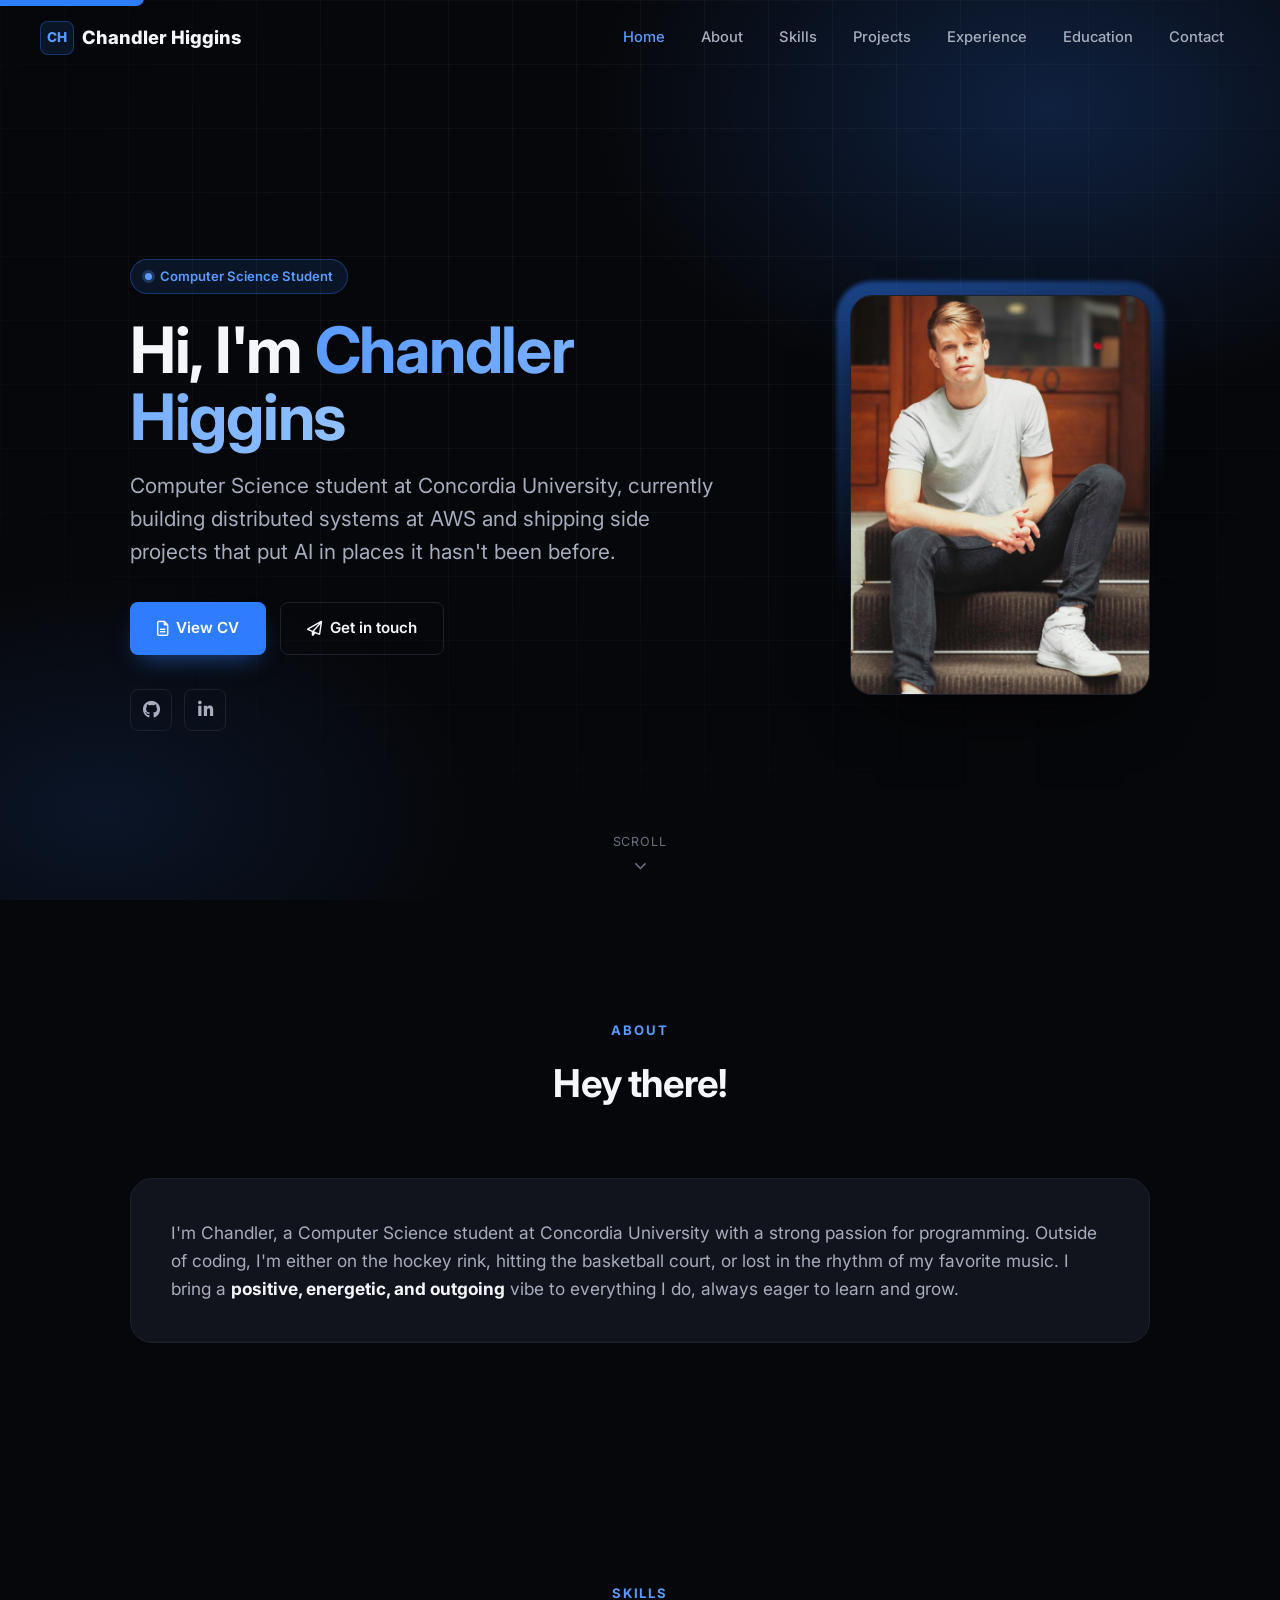
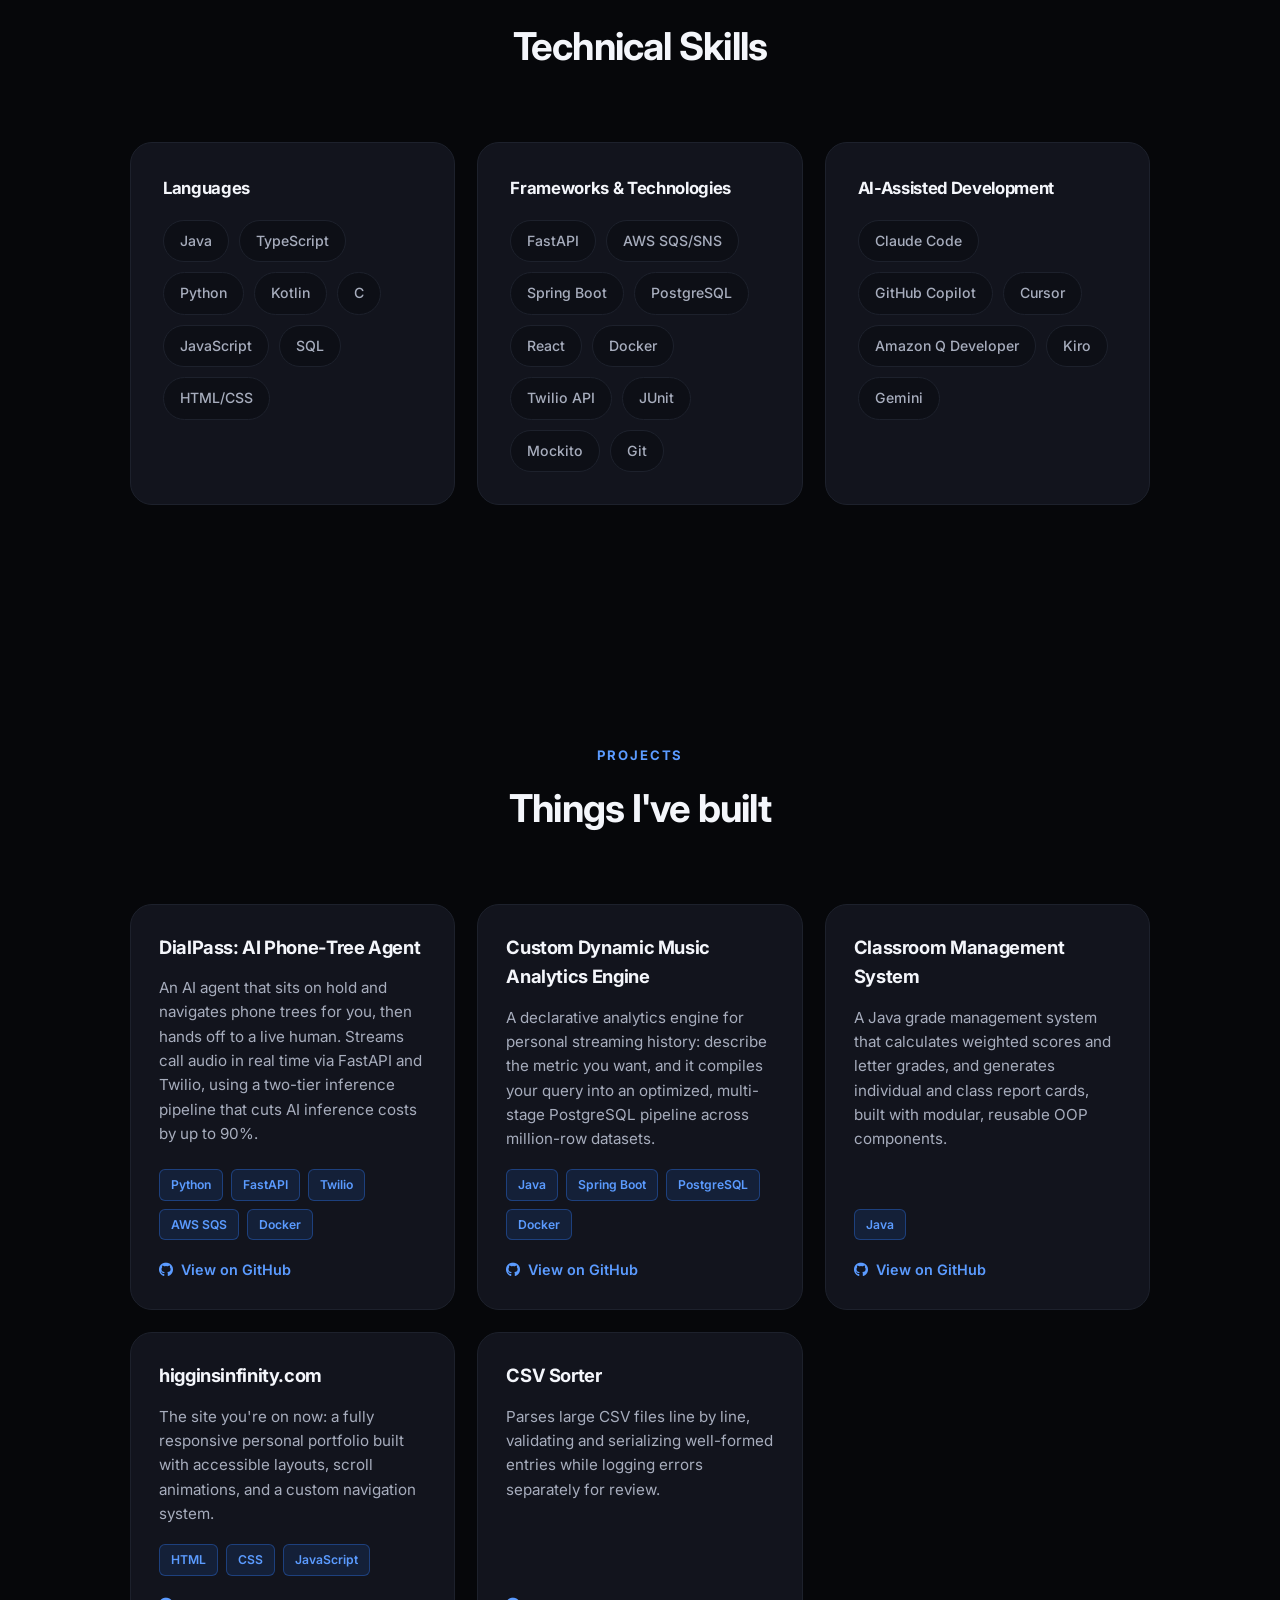
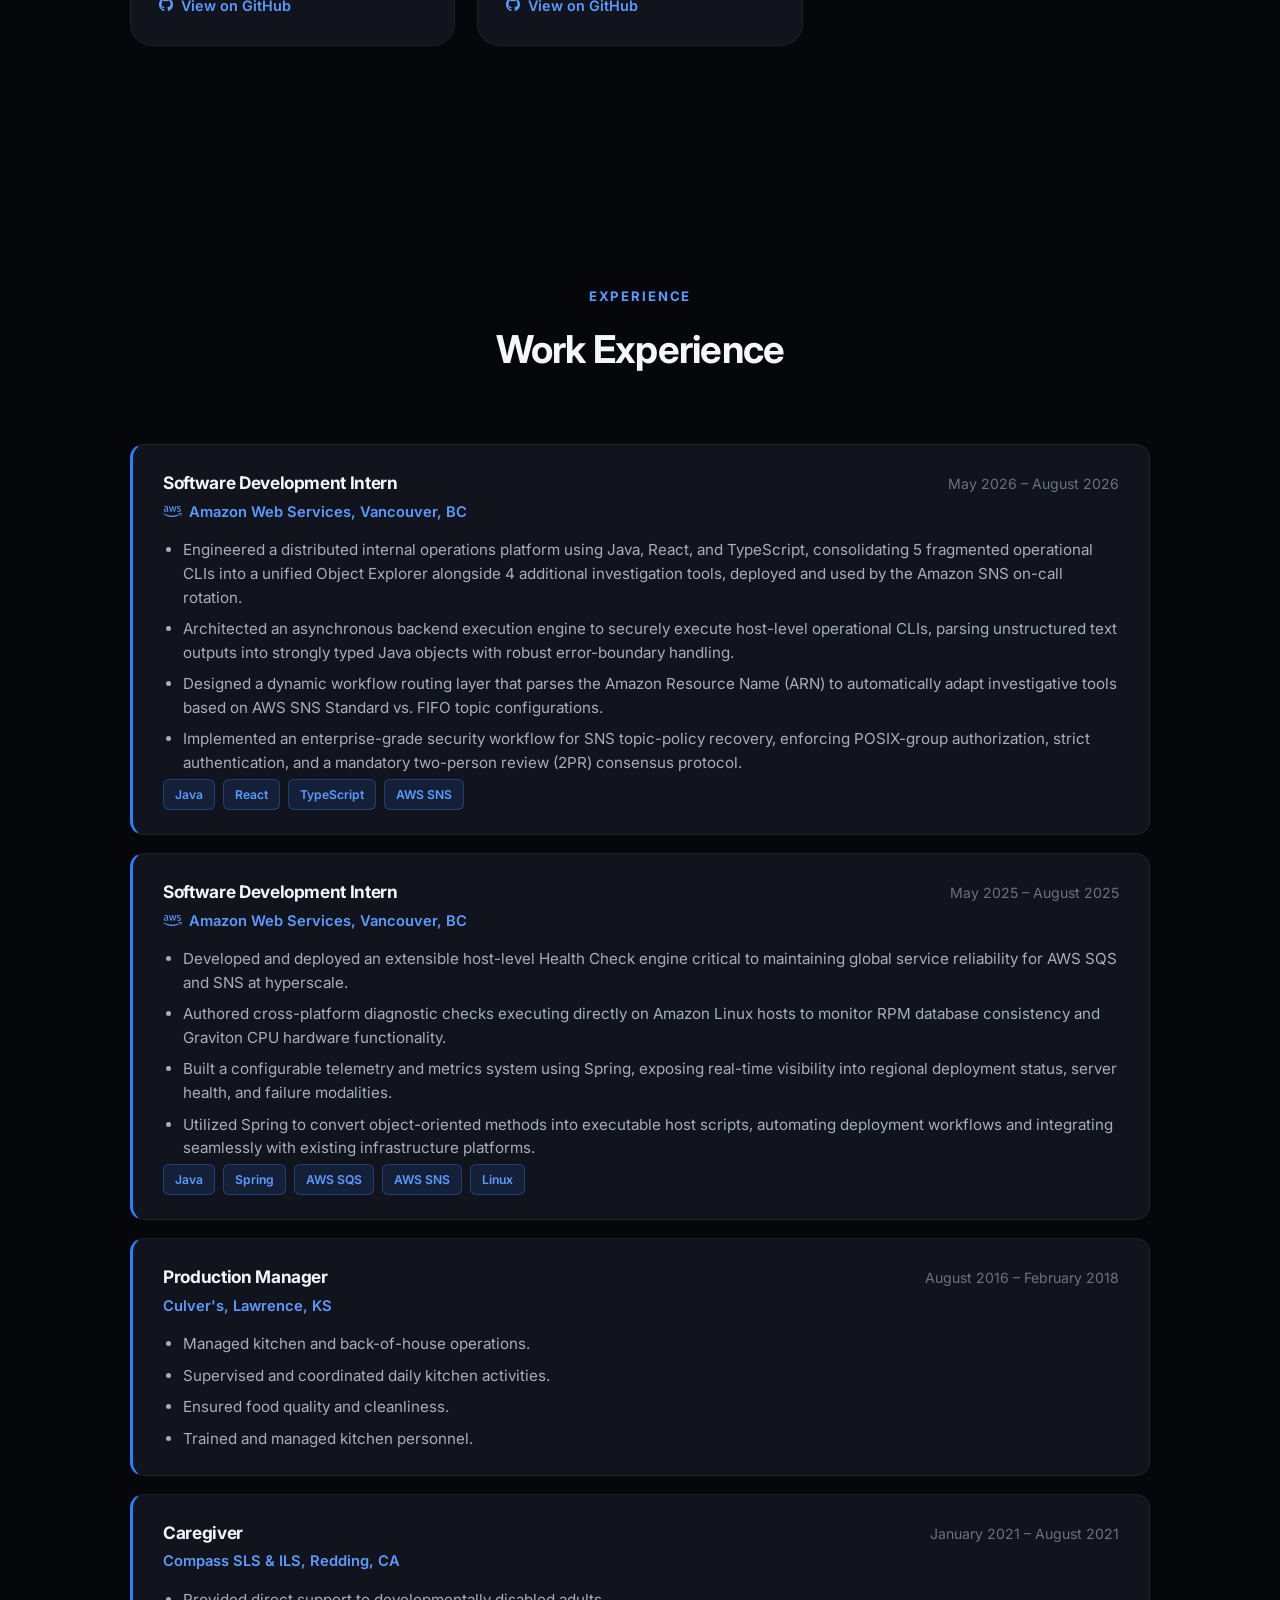
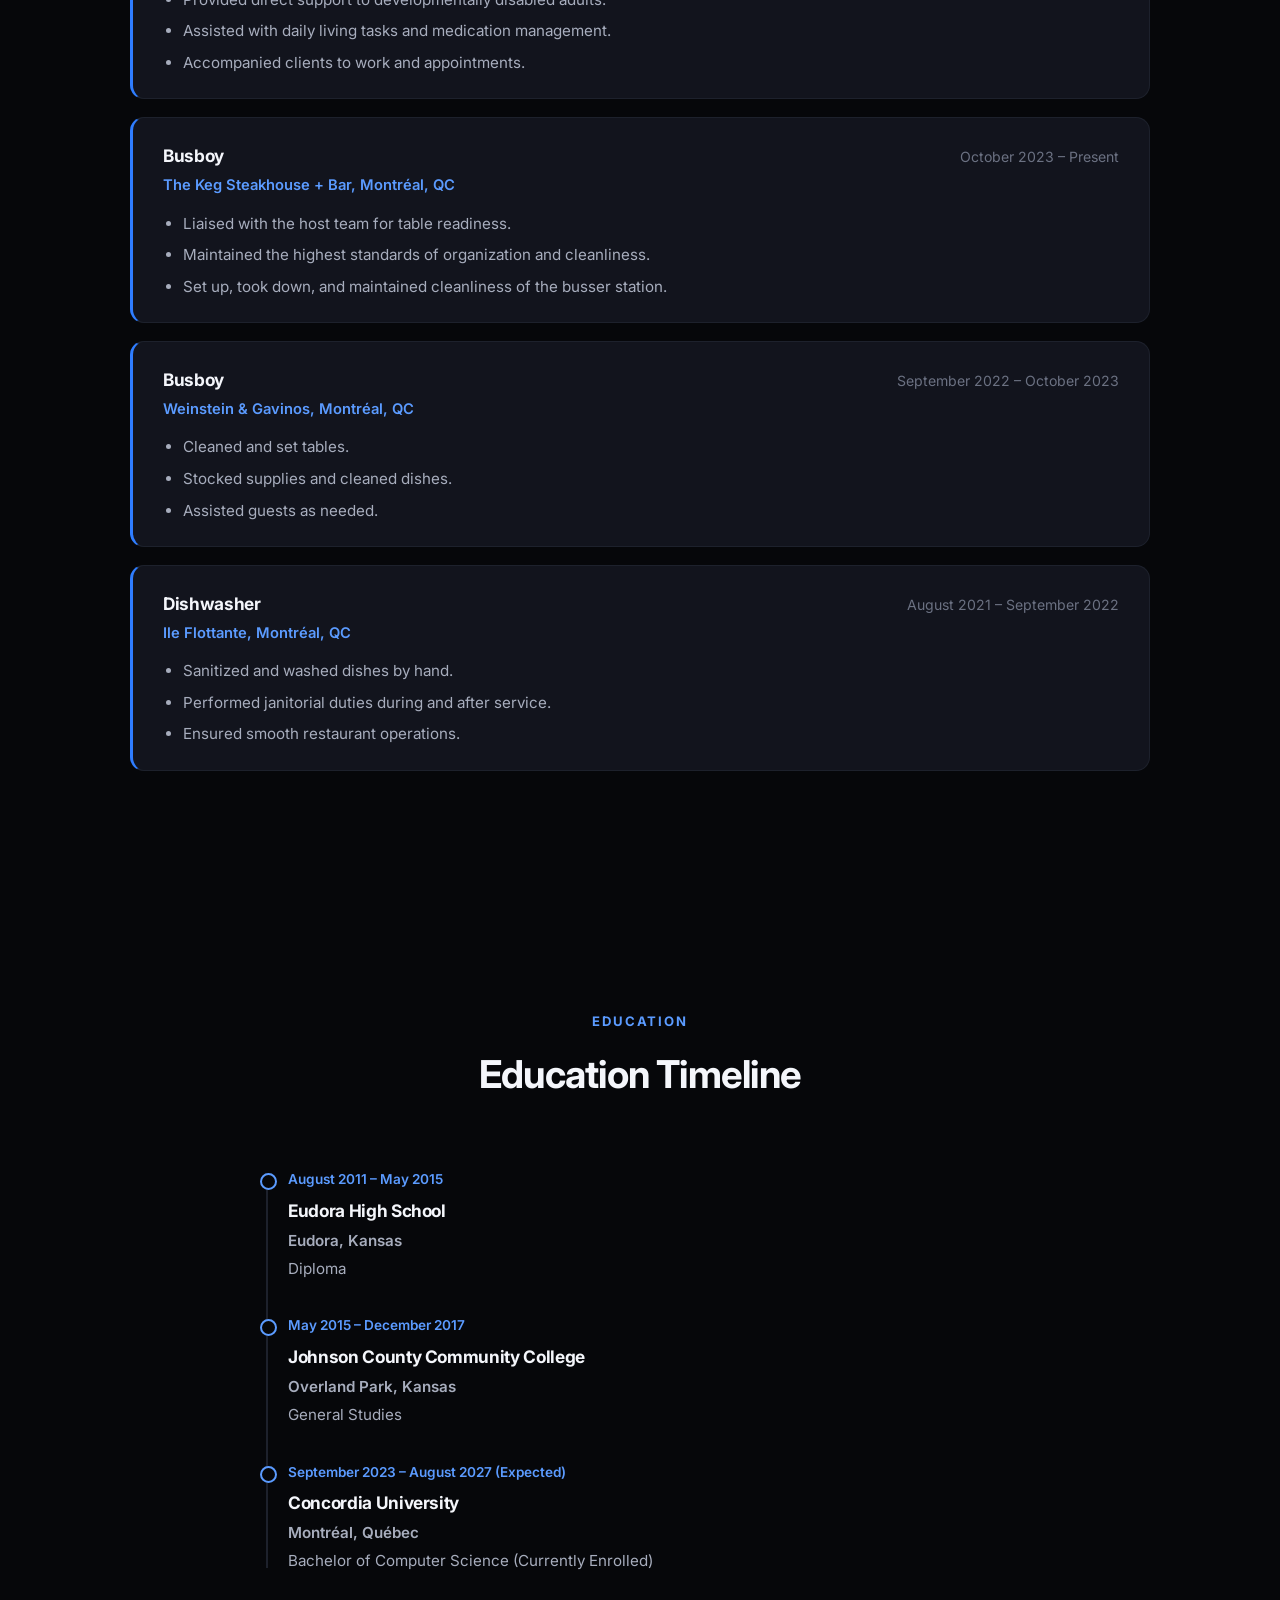
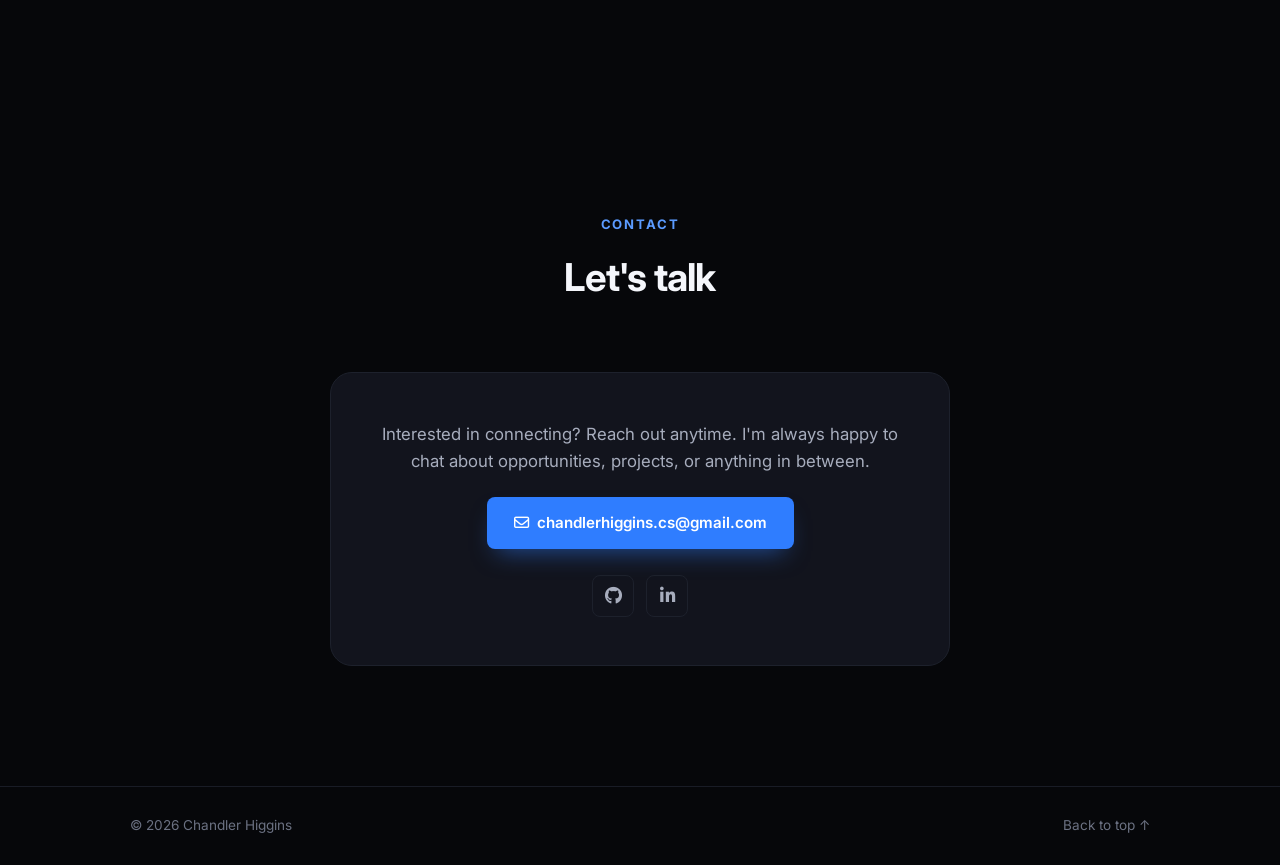
<file: index.html>
<!DOCTYPE html>
<html lang="en">
<head>
  <meta charset="UTF-8">
  <meta name="viewport" content="width=device-width, initial-scale=1.0">
  <title>Chandler Higgins | Portfolio</title>
  <meta name="description" content="Chandler Higgins - Computer Science student at Concordia University. Software engineering portfolio, projects, and work experience.">
  <link rel="icon" type="image/svg+xml" href="images/favicon.svg">

  <meta property="og:type" content="website">
  <meta property="og:url" content="https://higginsinfinity.com">
  <meta property="og:title" content="Chandler Higgins | Portfolio">
  <meta property="og:description" content="Computer Science student at Concordia University, currently building distributed systems at AWS. Software engineering portfolio, projects, and work experience.">
  <meta property="og:image" content="https://higginsinfinity.com/images/og-preview.png">
  <meta property="og:image:width" content="1200">
  <meta property="og:image:height" content="630">
  <meta name="twitter:card" content="summary_large_image">
  <meta name="twitter:title" content="Chandler Higgins | Portfolio">
  <meta name="twitter:description" content="Computer Science student at Concordia University, currently building distributed systems at AWS.">
  <meta name="twitter:image" content="https://higginsinfinity.com/images/og-preview.png">
  <link rel="preconnect" href="https://fonts.googleapis.com">
  <link rel="preconnect" href="https://fonts.gstatic.com" crossorigin>
  <link href="https://fonts.googleapis.com/css2?family=Inter:wght@400;500;600;700;800&display=swap" rel="stylesheet">
  <link rel="stylesheet" href="https://cdnjs.cloudflare.com/ajax/libs/font-awesome/6.6.0/css/all.min.css" integrity="sha512-Kc323vGBEqzTmouAECnVceyQqyqdsSiqLQISBL29aUW4U/M7pSPA/gEUZQqv1cwx4OnYxTxve5UMg5GT6L4JJg==" crossorigin="anonymous" referrerpolicy="no-referrer" />
  <link rel="stylesheet" href="styles.css">
  <script src="main.js" defer></script>
</head>
<body>

<a class="skip-link" href="#main">Skip to content</a>

<header class="site-header">
  <nav class="navbar">
    <a class="brand" href="#home"><span class="brand-mark">CH</span> Chandler Higgins</a>

    <button class="nav-toggle" aria-label="Toggle menu" aria-expanded="false">
      <i class="fa-solid fa-bars"></i>
    </button>

    <ul class="nav-links">
      <li><a href="#home">Home</a></li>
      <li><a href="#about">About</a></li>
      <li><a href="#skillz">Skills</a></li>
      <li><a href="#projects">Projects</a></li>
      <li><a href="#exp">Experience</a></li>
      <li><a href="#education1">Education</a></li>
      <li><a href="#contact">Contact</a></li>
    </ul>
  </nav>
</header>

<main id="main">

  <section class="hero" id="home">
    <div class="container hero-inner">
      <div>
        <span class="hero-eyebrow"><span class="dot"></span>Computer Science Student</span>
        <h1 class="hero-title">Hi, I'm <span class="accent">Chandler Higgins</span></h1>
        <p class="hero-subtitle">Computer Science student at Concordia University, currently building distributed systems at AWS and shipping side projects that put AI in places it hasn't been before.</p>

        <div class="hero-actions">
          <a href="view_cv.html" target="_blank" class="btn btn-primary">
            <i class="fa-regular fa-file-lines"></i> View CV
          </a>
          <a href="#contact" class="btn btn-ghost">
            <i class="fa-regular fa-paper-plane"></i> Get in touch
          </a>
        </div>

        <div class="hero-social">
          <a class="social-link" href="https://github.com/GoingBarDown" aria-label="GitHub" target="_blank" rel="noopener">
            <i class="fa-brands fa-github"></i>
          </a>
          <a class="social-link" href="https://www.linkedin.com/in/chandler-higgins/" aria-label="LinkedIn" target="_blank" rel="noopener">
            <i class="fa-brands fa-linkedin-in"></i>
          </a>
        </div>
      </div>

      <div class="hero-photo-wrap">
        <img class="hero-photo" src="images/my-photo.jpg" alt="Chandler Higgins">
      </div>
    </div>

    <a href="#about" class="scroll-cue">
      Scroll
      <i class="fa-solid fa-chevron-down"></i>
    </a>
  </section>

  <section class="section" id="about">
    <div class="container">
      <div class="section-head reveal">
        <span class="section-kicker">About</span>
        <h2 class="section-title">Hey there!</h2>
      </div>

      <div class="about-grid">
        <div class="about-copy reveal">
          <p>I'm Chandler, a Computer Science student at Concordia University with a strong passion for programming. Outside of coding, I'm either on the hockey rink, hitting the basketball court, or lost in the rhythm of my favorite music. I bring a <strong>positive, energetic, and outgoing</strong> vibe to everything I do, always eager to learn and grow.</p>
        </div>
      </div>
    </div>
  </section>

  <section class="section" id="skillz">
    <div class="container">
      <div class="section-head reveal">
        <span class="section-kicker">Skills</span>
        <h2 class="section-title">Technical Skills</h2>
      </div>

      <div class="skills-grid">
        <div class="skills-card reveal">
          <h3>Languages</h3>
          <div class="pill-row">
            <span class="pill">Java</span>
            <span class="pill">TypeScript</span>
            <span class="pill">Python</span>
            <span class="pill">Kotlin</span>
            <span class="pill">C</span>
            <span class="pill">JavaScript</span>
            <span class="pill">SQL</span>
            <span class="pill">HTML/CSS</span>
          </div>
        </div>

        <div class="skills-card reveal">
          <h3>Frameworks &amp; Technologies</h3>
          <div class="pill-row">
            <span class="pill">FastAPI</span>
            <span class="pill">AWS SQS/SNS</span>
            <span class="pill">Spring Boot</span>
            <span class="pill">PostgreSQL</span>
            <span class="pill">React</span>
            <span class="pill">Docker</span>
            <span class="pill">Twilio API</span>
            <span class="pill">JUnit</span>
            <span class="pill">Mockito</span>
            <span class="pill">Git</span>
          </div>
        </div>

        <div class="skills-card reveal">
          <h3>AI-Assisted Development</h3>
          <div class="pill-row">
            <span class="pill">Claude Code</span>
            <span class="pill">GitHub Copilot</span>
            <span class="pill">Cursor</span>
            <span class="pill">Amazon Q Developer</span>
            <span class="pill">Kiro</span>
            <span class="pill">Gemini</span>
          </div>
        </div>
      </div>
    </div>
  </section>

  <section class="section" id="projects">
    <div class="container">
      <div class="section-head reveal">
        <span class="section-kicker">Projects</span>
        <h2 class="section-title">Things I've built</h2>
      </div>

      <div class="projects-grid">
        <div class="project-card reveal">
          <h3>DialPass: AI Phone-Tree Agent</h3>
          <p>An AI agent that sits on hold and navigates phone trees for you, then hands off to a live human. Streams call audio in real time via FastAPI and Twilio, using a two-tier inference pipeline that cuts AI inference costs by up to 90%.</p>
          <div class="tag-row">
            <span class="tag">Python</span>
            <span class="tag">FastAPI</span>
            <span class="tag">Twilio</span>
            <span class="tag">AWS SQS</span>
            <span class="tag">Docker</span>
          </div>
          <a class="project-link" href="https://github.com/GoingBarDown/DialPass" target="_blank" rel="noopener">
            <i class="fa-brands fa-github"></i> View on GitHub
          </a>
        </div>

        <div class="project-card reveal">
          <h3>Custom Dynamic Music Analytics Engine</h3>
          <p>A declarative analytics engine for personal streaming history: describe the metric you want, and it compiles your query into an optimized, multi-stage PostgreSQL pipeline across million-row datasets.</p>
          <div class="tag-row">
            <span class="tag">Java</span>
            <span class="tag">Spring Boot</span>
            <span class="tag">PostgreSQL</span>
            <span class="tag">Docker</span>
          </div>
          <a class="project-link" href="https://github.com/GoingBarDown/StatQL" target="_blank" rel="noopener">
            <i class="fa-brands fa-github"></i> View on GitHub
          </a>
        </div>

        <div class="project-card reveal">
          <h3>Classroom Management System</h3>
          <p>A Java grade management system that calculates weighted scores and letter grades, and generates individual and class report cards, built with modular, reusable OOP components.</p>
          <div class="tag-row">
            <span class="tag">Java</span>
          </div>
          <a class="project-link" href="https://github.com/GoingBarDown/Classroom-Management-Project" target="_blank" rel="noopener">
            <i class="fa-brands fa-github"></i> View on GitHub
          </a>
        </div>

        <div class="project-card reveal">
          <h3>higginsinfinity.com</h3>
          <p>The site you're on now: a fully responsive personal portfolio built with accessible layouts, scroll animations, and a custom navigation system.</p>
          <div class="tag-row">
            <span class="tag">HTML</span>
            <span class="tag">CSS</span>
            <span class="tag">JavaScript</span>
          </div>
          <a class="project-link" href="https://github.com/GoingBarDown/higginsinfinity.com" target="_blank" rel="noopener">
            <i class="fa-brands fa-github"></i> View on GitHub
          </a>
        </div>

        <div class="project-card reveal">
          <h3>CSV Sorter</h3>
          <p>Parses large CSV files line by line, validating and serializing well-formed entries while logging errors separately for review.</p>
          <a class="project-link" href="https://github.com/GoingBarDown/CSV-Sorter" target="_blank" rel="noopener">
            <i class="fa-brands fa-github"></i> View on GitHub
          </a>
        </div>
      </div>
    </div>
  </section>

  <section class="section" id="exp">
    <div class="container">
      <div class="section-head reveal">
        <span class="section-kicker">Experience</span>
        <h2 class="section-title">Work Experience</h2>
      </div>

      <div class="experience-list">
        <div class="experience-item reveal">
          <div class="experience-head">
            <h3 class="experience-role">Software Development Intern</h3>
            <span class="experience-meta">May 2026 – August 2026</span>
          </div>
          <p class="experience-company"><i class="fa-brands fa-aws"></i> Amazon Web Services, Vancouver, BC</p>
          <ul class="experience-details">
            <li>Engineered a distributed internal operations platform using Java, React, and TypeScript, consolidating 5 fragmented operational CLIs into a unified Object Explorer alongside 4 additional investigation tools, deployed and used by the Amazon SNS on-call rotation.</li>
            <li>Architected an asynchronous backend execution engine to securely execute host-level operational CLIs, parsing unstructured text outputs into strongly typed Java objects with robust error-boundary handling.</li>
            <li>Designed a dynamic workflow routing layer that parses the Amazon Resource Name (ARN) to automatically adapt investigative tools based on AWS SNS Standard vs. FIFO topic configurations.</li>
            <li>Implemented an enterprise-grade security workflow for SNS topic-policy recovery, enforcing POSIX-group authorization, strict authentication, and a mandatory two-person review (2PR) consensus protocol.</li>
          </ul>
          <div class="tag-row">
            <span class="tag">Java</span>
            <span class="tag">React</span>
            <span class="tag">TypeScript</span>
            <span class="tag">AWS SNS</span>
          </div>
        </div>

        <div class="experience-item reveal">
          <div class="experience-head">
            <h3 class="experience-role">Software Development Intern</h3>
            <span class="experience-meta">May 2025 – August 2025</span>
          </div>
          <p class="experience-company"><i class="fa-brands fa-aws"></i> Amazon Web Services, Vancouver, BC</p>
          <ul class="experience-details">
            <li>Developed and deployed an extensible host-level Health Check engine critical to maintaining global service reliability for AWS SQS and SNS at hyperscale.</li>
            <li>Authored cross-platform diagnostic checks executing directly on Amazon Linux hosts to monitor RPM database consistency and Graviton CPU hardware functionality.</li>
            <li>Built a configurable telemetry and metrics system using Spring, exposing real-time visibility into regional deployment status, server health, and failure modalities.</li>
            <li>Utilized Spring to convert object-oriented methods into executable host scripts, automating deployment workflows and integrating seamlessly with existing infrastructure platforms.</li>
          </ul>
          <div class="tag-row">
            <span class="tag">Java</span>
            <span class="tag">Spring</span>
            <span class="tag">AWS SQS</span>
            <span class="tag">AWS SNS</span>
            <span class="tag">Linux</span>
          </div>
        </div>

        <div class="experience-item reveal">
          <div class="experience-head">
            <h3 class="experience-role">Production Manager</h3>
            <span class="experience-meta">August 2016 – February 2018</span>
          </div>
          <p class="experience-company">Culver's, Lawrence, KS</p>
          <ul class="experience-details">
            <li>Managed kitchen and back-of-house operations.</li>
            <li>Supervised and coordinated daily kitchen activities.</li>
            <li>Ensured food quality and cleanliness.</li>
            <li>Trained and managed kitchen personnel.</li>
          </ul>
        </div>

        <div class="experience-item reveal">
          <div class="experience-head">
            <h3 class="experience-role">Caregiver</h3>
            <span class="experience-meta">January 2021 – August 2021</span>
          </div>
          <p class="experience-company">Compass SLS & ILS, Redding, CA</p>
          <ul class="experience-details">
            <li>Provided direct support to developmentally disabled adults.</li>
            <li>Assisted with daily living tasks and medication management.</li>
            <li>Accompanied clients to work and appointments.</li>
          </ul>
        </div>

        <div class="experience-item reveal">
          <div class="experience-head">
            <h3 class="experience-role">Busboy</h3>
            <span class="experience-meta">October 2023 – Present</span>
          </div>
          <p class="experience-company">The Keg Steakhouse + Bar, Montréal, QC</p>
          <ul class="experience-details">
            <li>Liaised with the host team for table readiness.</li>
            <li>Maintained the highest standards of organization and cleanliness.</li>
            <li>Set up, took down, and maintained cleanliness of the busser station.</li>
          </ul>
        </div>

        <div class="experience-item reveal">
          <div class="experience-head">
            <h3 class="experience-role">Busboy</h3>
            <span class="experience-meta">September 2022 – October 2023</span>
          </div>
          <p class="experience-company">Weinstein & Gavinos, Montréal, QC</p>
          <ul class="experience-details">
            <li>Cleaned and set tables.</li>
            <li>Stocked supplies and cleaned dishes.</li>
            <li>Assisted guests as needed.</li>
          </ul>
        </div>

        <div class="experience-item reveal">
          <div class="experience-head">
            <h3 class="experience-role">Dishwasher</h3>
            <span class="experience-meta">August 2021 – September 2022</span>
          </div>
          <p class="experience-company">Ile Flottante, Montréal, QC</p>
          <ul class="experience-details">
            <li>Sanitized and washed dishes by hand.</li>
            <li>Performed janitorial duties during and after service.</li>
            <li>Ensured smooth restaurant operations.</li>
          </ul>
        </div>
      </div>
    </div>
  </section>

  <section class="section" id="education1">
    <div class="container">
      <div class="section-head reveal">
        <span class="section-kicker">Education</span>
        <h2 class="section-title">Education Timeline</h2>
      </div>

      <div class="timeline">
        <div class="timeline-entry reveal">
          <div class="timeline-date">August 2011 – May 2015</div>
          <div class="timeline-content">
            <h3>Eudora High School</h3>
            <p class="experience-company">Eudora, Kansas</p>
            <p>Diploma</p>
          </div>
        </div>

        <div class="timeline-entry reveal">
          <div class="timeline-date">May 2015 – December 2017</div>
          <div class="timeline-content">
            <h3>Johnson County Community College</h3>
            <p class="experience-company">Overland Park, Kansas</p>
            <p>General Studies</p>
          </div>
        </div>

        <div class="timeline-entry reveal">
          <div class="timeline-date">September 2023 – August 2027 (Expected)</div>
          <div class="timeline-content">
            <h3>Concordia University</h3>
            <p class="experience-company">Montréal, Québec</p>
            <p>Bachelor of Computer Science (Currently Enrolled)</p>
          </div>
        </div>
      </div>
    </div>
  </section>

  <section class="section" id="contact">
    <div class="container">
      <div class="section-head reveal">
        <span class="section-kicker">Contact</span>
        <h2 class="section-title">Let's talk</h2>
      </div>

      <div class="contact-card reveal">
        <p>Interested in connecting? Reach out anytime. I'm always happy to chat about opportunities, projects, or anything in between.</p>
        <a class="btn btn-primary contact-email" href="mailto:chandlerhiggins.cs@gmail.com">
          <i class="fa-regular fa-envelope"></i> chandlerhiggins.cs@gmail.com
        </a>
        <div class="contact-social">
          <a class="social-link" href="https://github.com/GoingBarDown" aria-label="GitHub" target="_blank" rel="noopener">
            <i class="fa-brands fa-github"></i>
          </a>
          <a class="social-link" href="https://www.linkedin.com/in/chandler-higgins/" aria-label="LinkedIn" target="_blank" rel="noopener">
            <i class="fa-brands fa-linkedin-in"></i>
          </a>
        </div>
      </div>
    </div>
  </section>

</main>

<footer class="site-footer">
  <div class="container footer-inner">
    <span>&copy; 2026 Chandler Higgins</span>
    <a href="#home">Back to top ↑</a>
  </div>
</footer>

</body>
</html>
</file>
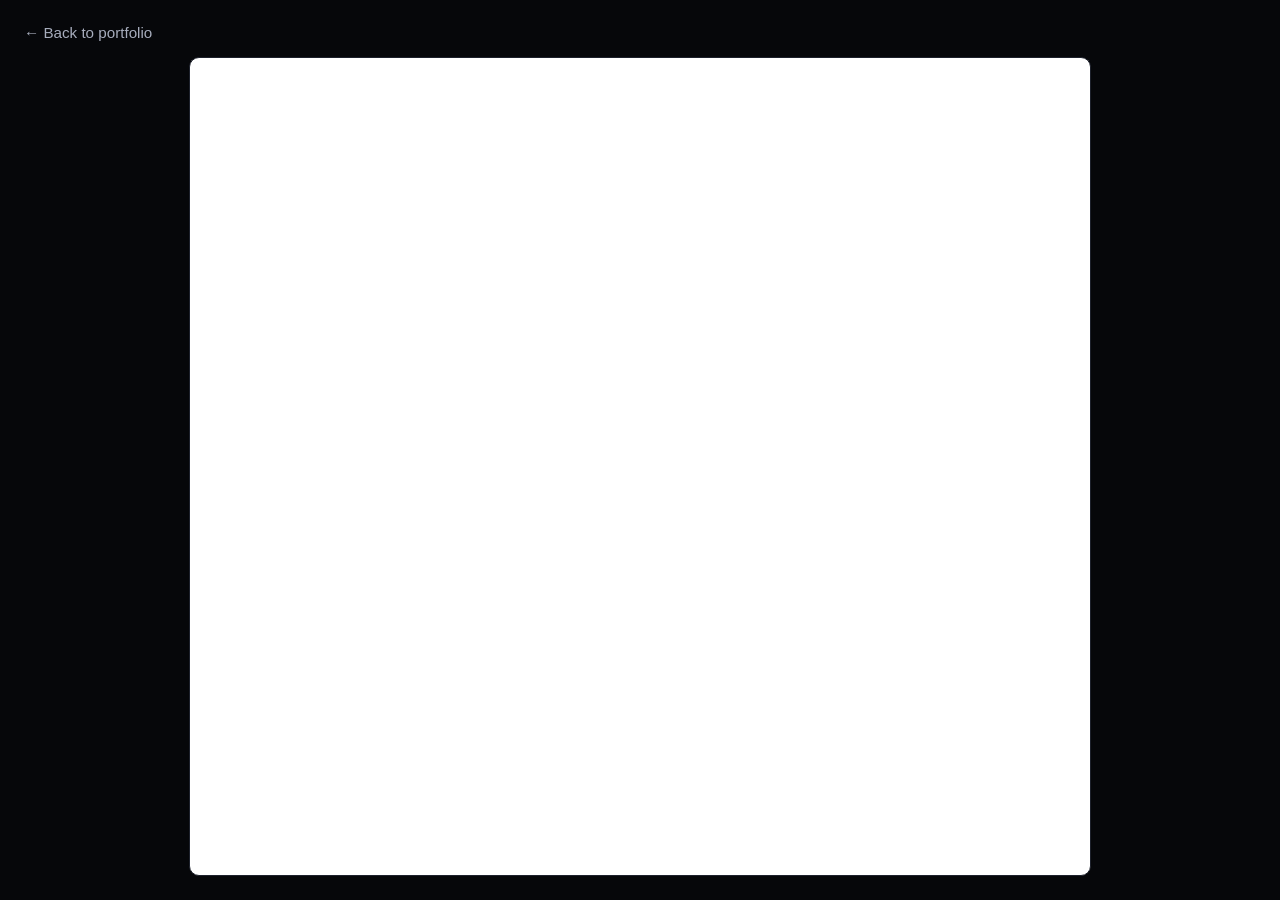
<file: view_cv.html>
<!DOCTYPE html>
<html lang="en">
<head>
    <meta charset="UTF-8">
    <meta name="viewport" content="width=device-width, initial-scale=1.0">
    <title>Chandler Higgins | CV</title>
    <link rel="icon" type="image/svg+xml" href="images/favicon.svg">
    <style>
        body {
            display: flex;
            flex-direction: column;
            align-items: center;
            min-height: 100vh;
            margin: 0;
            padding: 24px;
            background-color: #06070a;
            font-family: -apple-system, BlinkMacSystemFont, 'Segoe UI', sans-serif;
            box-sizing: border-box;
        }
        .back-link {
            align-self: flex-start;
            color: #a7adbd;
            text-decoration: none;
            font-size: 0.95rem;
            margin-bottom: 16px;
        }
        .back-link:hover {
            color: #5b9bff;
        }
        iframe {
            width: 100%;
            max-width: 900px;
            flex: 1;
            min-height: 80vh;
            border: 1px solid #1d212c;
            border-radius: 10px;
            background: #fff;
        }
    </style>
</head>
<body>
<a class="back-link" href="index.html">&larr; Back to portfolio</a>
<iframe src="Chandler-Higgins-Resume.pdf" title="Chandler Higgins Resume"></iframe>
</body>
</html>
</file>
<file: styles.css>
/* =========================================================
   Chandler Higgins — Portfolio
   ========================================================= */

:root {
  --bg: #06070a;
  --bg-elevated: #0d0f16;
  --bg-card: #12141d;
  --border: #1d212c;
  --border-soft: #191c26;

  --text-primary: #f4f6fb;
  --text-secondary: #a7adbd;
  --text-muted: #6b7182;

  --accent: #2f7dff;
  --accent-bright: #5b9bff;
  --accent-soft: rgba(47, 125, 255, 0.12);
  --accent-border: rgba(47, 125, 255, 0.35);

  --radius-sm: 8px;
  --radius-md: 14px;
  --radius-lg: 22px;

  --shadow-md: 0 16px 40px -20px rgba(0, 0, 0, 0.65);
  --shadow-lg: 0 30px 60px -25px rgba(0, 0, 0, 0.75);

  --container: 1100px;
  --font-sans: 'Inter', -apple-system, BlinkMacSystemFont, 'Segoe UI', sans-serif;

  color-scheme: dark;
}

* {
  box-sizing: border-box;
}

html {
  scroll-behavior: smooth;
}

@media (prefers-reduced-motion: reduce) {
  html {
    scroll-behavior: auto;
  }
  * {
    animation-duration: 0.01ms !important;
    animation-iteration-count: 1 !important;
    transition-duration: 0.01ms !important;
  }
}

body {
  margin: 0;
  background: var(--bg);
  color: var(--text-primary);
  font-family: var(--font-sans);
  line-height: 1.6;
  -webkit-font-smoothing: antialiased;
}

h1, h2, h3, h4, h5 {
  margin: 0;
  font-weight: 700;
  letter-spacing: -0.02em;
}

p {
  margin: 0;
}

a {
  color: inherit;
  text-decoration: none;
}

ul {
  margin: 0;
  padding: 0;
  list-style: none;
}

img {
  max-width: 100%;
  display: block;
}

.skip-link {
  position: absolute;
  top: -40px;
  left: 0;
  background: var(--accent);
  color: #fff;
  padding: 10px 16px;
  border-radius: 0 0 var(--radius-sm) 0;
  z-index: 2000;
  transition: top 0.2s ease;
}

.skip-link:focus {
  top: 0;
}

:focus-visible {
  outline: 2px solid var(--accent-bright);
  outline-offset: 3px;
}

.container {
  max-width: var(--container);
  margin-inline: auto;
  padding-inline: clamp(20px, 5vw, 40px);
}

/* ---------------------------------------------------------
   Navbar
   --------------------------------------------------------- */

.site-header {
  position: fixed;
  top: 0;
  left: 0;
  width: 100%;
  z-index: 1000;
}

.navbar {
  display: flex;
  align-items: center;
  justify-content: space-between;
  padding: 18px clamp(20px, 5vw, 40px);
  transition: background-color 0.3s ease, box-shadow 0.3s ease, backdrop-filter 0.3s ease;
}

.navbar.is-scrolled {
  background-color: rgba(6, 7, 10, 0.85);
  backdrop-filter: blur(12px);
  box-shadow: 0 1px 0 var(--border-soft);
}

.brand {
  font-weight: 800;
  font-size: 1.15rem;
  color: var(--text-primary);
  display: flex;
  align-items: center;
  gap: 8px;
}

.brand .brand-mark {
  display: inline-flex;
  align-items: center;
  justify-content: center;
  width: 34px;
  height: 34px;
  border-radius: var(--radius-sm);
  background: var(--accent-soft);
  border: 1px solid var(--accent-border);
  color: var(--accent-bright);
  font-size: 0.85rem;
}

.nav-toggle {
  display: none;
  background: transparent;
  border: 1px solid var(--border);
  color: var(--text-primary);
  border-radius: var(--radius-sm);
  width: 42px;
  height: 42px;
  font-size: 1.1rem;
  cursor: pointer;
}

.nav-links {
  display: flex;
  gap: 4px;
}

.nav-links a {
  display: block;
  padding: 8px 16px;
  font-size: 0.92rem;
  font-weight: 500;
  color: var(--text-secondary);
  border-radius: var(--radius-sm);
  transition: color 0.2s ease, background-color 0.2s ease;
}

.nav-links a:hover {
  color: var(--text-primary);
  background: var(--bg-card);
}

.nav-links a.active {
  color: var(--accent-bright);
}

@media (max-width: 780px) {
  .nav-toggle {
    display: inline-flex;
    align-items: center;
    justify-content: center;
  }

  .nav-links {
    position: fixed;
    top: 0;
    right: 0;
    height: 100vh;
    width: min(280px, 80vw);
    flex-direction: column;
    background: var(--bg-elevated);
    border-left: 1px solid var(--border);
    padding: 90px 24px 24px;
    gap: 4px;
    transform: translateX(100%);
    transition: transform 0.3s ease;
  }

  .nav-links.is-open {
    transform: translateX(0);
  }

  .nav-links a {
    padding: 14px 16px;
    font-size: 1rem;
  }
}

/* ---------------------------------------------------------
   Hero
   --------------------------------------------------------- */

.hero {
  position: relative;
  min-height: 100vh;
  display: flex;
  align-items: center;
  overflow: hidden;
  padding-top: 90px;
  background:
    radial-gradient(60% 55% at 82% 12%, rgba(47, 125, 255, 0.22), transparent 60%),
    radial-gradient(45% 40% at 8% 90%, rgba(47, 125, 255, 0.12), transparent 65%),
    var(--bg);
}

.hero::before {
  content: "";
  position: absolute;
  inset: 0;
  background-image:
    linear-gradient(to right, rgba(255, 255, 255, 0.035) 1px, transparent 1px),
    linear-gradient(to bottom, rgba(255, 255, 255, 0.035) 1px, transparent 1px);
  background-size: 64px 64px;
  mask-image: radial-gradient(ellipse 70% 70% at 50% 30%, black 40%, transparent 100%);
  pointer-events: none;
}

.hero-inner {
  position: relative;
  display: grid;
  grid-template-columns: minmax(0, 1fr) auto;
  align-items: center;
  gap: clamp(32px, 6vw, 80px);
  width: 100%;
}

.hero-eyebrow {
  display: inline-flex;
  align-items: center;
  gap: 8px;
  padding: 6px 14px;
  border-radius: 999px;
  background: var(--accent-soft);
  border: 1px solid var(--accent-border);
  color: var(--accent-bright);
  font-size: 0.82rem;
  font-weight: 600;
  margin-bottom: 22px;
}

.hero-eyebrow .dot {
  width: 7px;
  height: 7px;
  border-radius: 50%;
  background: var(--accent-bright);
  box-shadow: 0 0 0 3px rgba(91, 155, 255, 0.25);
}

.hero-title {
  font-size: clamp(2.4rem, 6vw, 4rem);
  line-height: 1.05;
  color: var(--text-primary);
}

.hero-title .accent {
  background: linear-gradient(90deg, var(--accent-bright), #8fc0ff);
  -webkit-background-clip: text;
  background-clip: text;
  -webkit-text-fill-color: transparent;
}

.hero-subtitle {
  margin-top: 18px;
  font-size: clamp(1.05rem, 2vw, 1.3rem);
  color: var(--text-secondary);
  max-width: 46ch;
}

.hero-actions {
  margin-top: 34px;
  display: flex;
  flex-wrap: wrap;
  gap: 14px;
}

.btn {
  display: inline-flex;
  align-items: center;
  gap: 8px;
  padding: 13px 26px;
  border-radius: var(--radius-sm);
  font-weight: 600;
  font-size: 0.95rem;
  cursor: pointer;
  border: 1px solid transparent;
  transition: transform 0.2s ease, box-shadow 0.2s ease, background-color 0.2s ease, border-color 0.2s ease;
}

.btn:hover {
  transform: translateY(-2px);
}

.btn-primary {
  background: var(--accent);
  color: #fff;
  box-shadow: 0 12px 24px -10px rgba(47, 125, 255, 0.55);
}

.btn-primary:hover {
  background: var(--accent-bright);
}

.btn-ghost {
  background: transparent;
  border-color: var(--border);
  color: var(--text-primary);
}

.btn-ghost:hover {
  border-color: var(--accent-border);
  color: var(--accent-bright);
}

.hero-social {
  margin-top: 34px;
  display: flex;
  gap: 12px;
}

.social-link {
  display: inline-flex;
  align-items: center;
  justify-content: center;
  width: 42px;
  height: 42px;
  border-radius: var(--radius-sm);
  border: 1px solid var(--border);
  color: var(--text-secondary);
  font-size: 1.1rem;
  transition: color 0.2s ease, border-color 0.2s ease, transform 0.2s ease;
}

.social-link:hover {
  color: var(--accent-bright);
  border-color: var(--accent-border);
  transform: translateY(-2px);
}

.hero-photo-wrap {
  position: relative;
  justify-self: center;
}

.hero-photo-wrap::before {
  content: "";
  position: absolute;
  inset: -14px;
  border-radius: calc(var(--radius-lg) + 14px);
  background: linear-gradient(160deg, rgba(47, 125, 255, 0.5), transparent 60%);
  filter: blur(2px);
  z-index: 0;
}

.hero-photo {
  position: relative;
  width: clamp(220px, 26vw, 300px);
  aspect-ratio: 3 / 4;
  object-fit: cover;
  border-radius: var(--radius-lg);
  border: 1px solid var(--border);
  box-shadow: var(--shadow-lg);
  z-index: 1;
}

.scroll-cue {
  position: absolute;
  bottom: 28px;
  left: 50%;
  transform: translateX(-50%);
  display: flex;
  flex-direction: column;
  align-items: center;
  gap: 8px;
  color: var(--text-muted);
  font-size: 0.78rem;
  letter-spacing: 0.08em;
  text-transform: uppercase;
  transition: opacity 0.3s ease;
}

.scroll-cue i {
  animation: bob 1.8s ease-in-out infinite;
}

@keyframes bob {
  0%, 100% { transform: translateY(0); }
  50% { transform: translateY(6px); }
}

@media (max-width: 860px) {
  .hero-inner {
    grid-template-columns: 1fr;
    text-align: center;
  }

  .hero-photo-wrap {
    order: -1;
  }

  .hero-subtitle {
    max-width: none;
    margin-inline: auto;
  }

  .hero-actions,
  .hero-social {
    justify-content: center;
  }
}

/* ---------------------------------------------------------
   Sections (shared)
   --------------------------------------------------------- */

.section {
  padding: clamp(70px, 10vw, 120px) 0;
}

.section-head {
  text-align: center;
  max-width: 640px;
  margin: 0 auto clamp(40px, 6vw, 64px);
}

.section-kicker {
  display: block;
  color: var(--accent-bright);
  font-weight: 700;
  font-size: 0.82rem;
  letter-spacing: 0.14em;
  text-transform: uppercase;
  margin-bottom: 12px;
}

.section-title {
  font-size: clamp(1.8rem, 4vw, 2.4rem);
  color: var(--text-primary);
}

.section-subtitle {
  margin-top: 14px;
  color: var(--text-secondary);
  font-size: 1.02rem;
}

.reveal {
  opacity: 0;
  transform: translateY(24px);
  transition: opacity 0.6s ease, transform 0.6s ease;
}

.reveal.is-visible {
  opacity: 1;
  transform: translateY(0);
}

/* ---------------------------------------------------------
   About
   --------------------------------------------------------- */

.about-grid {
  display: grid;
  grid-template-columns: repeat(3, 1fr);
  gap: 22px;
  align-items: stretch;
}

.about-copy {
  grid-column: span 3;
  background: var(--bg-card);
  border: 1px solid var(--border);
  border-radius: var(--radius-lg);
  padding: clamp(28px, 4vw, 40px);
  color: var(--text-secondary);
  font-size: 1.08rem;
}

.about-copy strong {
  color: var(--text-primary);
}

.stat-card {
  background: var(--bg-card);
  border: 1px solid var(--border);
  border-radius: var(--radius-md);
  padding: 24px;
  text-align: center;
}

.stat-card .stat-value {
  font-size: 2rem;
  font-weight: 800;
  color: var(--accent-bright);
}

.stat-card .stat-label {
  margin-top: 6px;
  color: var(--text-muted);
  font-size: 0.88rem;
}

@media (max-width: 780px) {
  .about-grid {
    grid-template-columns: 1fr;
  }

  .about-copy {
    grid-column: span 1;
  }
}

/* ---------------------------------------------------------
   Skills
   --------------------------------------------------------- */

.skills-grid {
  display: grid;
  grid-template-columns: repeat(auto-fit, minmax(240px, 1fr));
  gap: 22px;
}

.skills-card {
  background: var(--bg-card);
  border: 1px solid var(--border);
  border-radius: var(--radius-lg);
  padding: clamp(24px, 3vw, 32px);
}

.skills-card h3 {
  font-size: 1.05rem;
  color: var(--text-primary);
  margin-bottom: 18px;
}

.pill-row {
  display: flex;
  flex-wrap: wrap;
  gap: 10px;
}

.pill {
  padding: 9px 16px;
  border-radius: 999px;
  background: var(--bg-elevated);
  border: 1px solid var(--border);
  color: var(--text-secondary);
  font-size: 0.88rem;
  font-weight: 500;
  transition: color 0.2s ease, border-color 0.2s ease, transform 0.2s ease;
}

.pill:hover {
  color: var(--accent-bright);
  border-color: var(--accent-border);
  transform: translateY(-2px);
}

/* ---------------------------------------------------------
   Projects
   --------------------------------------------------------- */

.projects-grid {
  display: grid;
  grid-template-columns: repeat(auto-fit, minmax(280px, 1fr));
  gap: 22px;
}

.project-card {
  display: flex;
  flex-direction: column;
  gap: 14px;
  background: var(--bg-card);
  border: 1px solid var(--border);
  border-radius: var(--radius-lg);
  padding: 28px;
  transition: transform 0.25s ease, border-color 0.25s ease, box-shadow 0.25s ease;
}

.project-card:hover {
  transform: translateY(-6px);
  border-color: var(--accent-border);
  box-shadow: var(--shadow-md);
}

.project-card h3 {
  font-size: 1.15rem;
  color: var(--text-primary);
}

.project-card p {
  color: var(--text-secondary);
  font-size: 0.95rem;
  flex: 1;
}

.tag-row {
  display: flex;
  flex-wrap: wrap;
  gap: 8px;
  margin-top: 4px;
}

.tag {
  padding: 5px 11px;
  border-radius: 6px;
  background: var(--accent-soft);
  border: 1px solid var(--accent-border);
  color: var(--accent-bright);
  font-size: 0.76rem;
  font-weight: 600;
}

.project-link {
  display: inline-flex;
  align-items: center;
  gap: 8px;
  align-self: flex-start;
  margin-top: 4px;
  color: var(--accent-bright);
  font-size: 0.9rem;
  font-weight: 600;
  text-decoration: none;
  transition: color 0.2s ease, gap 0.2s ease;
}

.project-link:hover {
  color: var(--text-primary);
  gap: 11px;
}

/* ---------------------------------------------------------
   Experience
   --------------------------------------------------------- */

.experience-list {
  display: flex;
  flex-direction: column;
  gap: 18px;
}

.experience-item {
  background: var(--bg-card);
  border: 1px solid var(--border);
  border-left: 3px solid var(--accent);
  border-radius: var(--radius-md);
  padding: 24px clamp(20px, 3vw, 30px);
}

.experience-head {
  display: flex;
  flex-wrap: wrap;
  align-items: baseline;
  justify-content: space-between;
  gap: 6px 16px;
}

.experience-role {
  font-size: 1.08rem;
  color: var(--text-primary);
}

.experience-meta {
  color: var(--text-muted);
  font-size: 0.88rem;
}

.experience-company {
  margin-top: 4px;
  color: var(--accent-bright);
  font-size: 0.92rem;
  font-weight: 600;
}

.experience-company i {
  margin-right: 4px;
}

.experience-details {
  margin-top: 14px;
  padding-left: 20px;
  list-style: disc;
  color: var(--text-secondary);
  font-size: 0.95rem;
}

.experience-details li {
  margin-bottom: 8px;
  line-height: 1.55;
}

.experience-details li:last-child {
  margin-bottom: 0;
}

/* ---------------------------------------------------------
   Education
   --------------------------------------------------------- */

.timeline {
  position: relative;
  max-width: 760px;
  margin: 0 auto;
  padding-left: 28px;
}

.timeline::before {
  content: "";
  position: absolute;
  left: 6px;
  top: 6px;
  bottom: 6px;
  width: 2px;
  background: var(--border);
}

.timeline-entry {
  position: relative;
  padding-bottom: 34px;
}

.timeline-entry:last-child {
  padding-bottom: 0;
}

.timeline-entry::before {
  content: "";
  position: absolute;
  left: -28px;
  top: 4px;
  width: 13px;
  height: 13px;
  border-radius: 50%;
  background: var(--bg);
  border: 2px solid var(--accent-bright);
}

.timeline-date {
  color: var(--accent-bright);
  font-size: 0.85rem;
  font-weight: 600;
  margin-bottom: 6px;
}

.timeline-content h3 {
  font-size: 1.08rem;
  color: var(--text-primary);
}

.timeline-content p {
  margin-top: 4px;
  color: var(--text-secondary);
  font-size: 0.95rem;
}

/* ---------------------------------------------------------
   Contact
   --------------------------------------------------------- */

.contact-card {
  max-width: 620px;
  margin: 0 auto;
  text-align: center;
  background: var(--bg-card);
  border: 1px solid var(--border);
  border-radius: var(--radius-lg);
  padding: clamp(32px, 5vw, 48px);
}

.contact-card p {
  color: var(--text-secondary);
  font-size: 1.05rem;
}

.contact-email {
  display: inline-flex;
  margin-top: 22px;
}

.contact-social {
  margin-top: 26px;
  display: flex;
  justify-content: center;
  gap: 12px;
}

/* ---------------------------------------------------------
   Footer
   --------------------------------------------------------- */

.site-footer {
  border-top: 1px solid var(--border-soft);
  padding: 28px 0;
}

.footer-inner {
  display: flex;
  flex-wrap: wrap;
  align-items: center;
  justify-content: space-between;
  gap: 12px;
  color: var(--text-muted);
  font-size: 0.85rem;
}

.footer-inner a:hover {
  color: var(--accent-bright);
}
</file>
